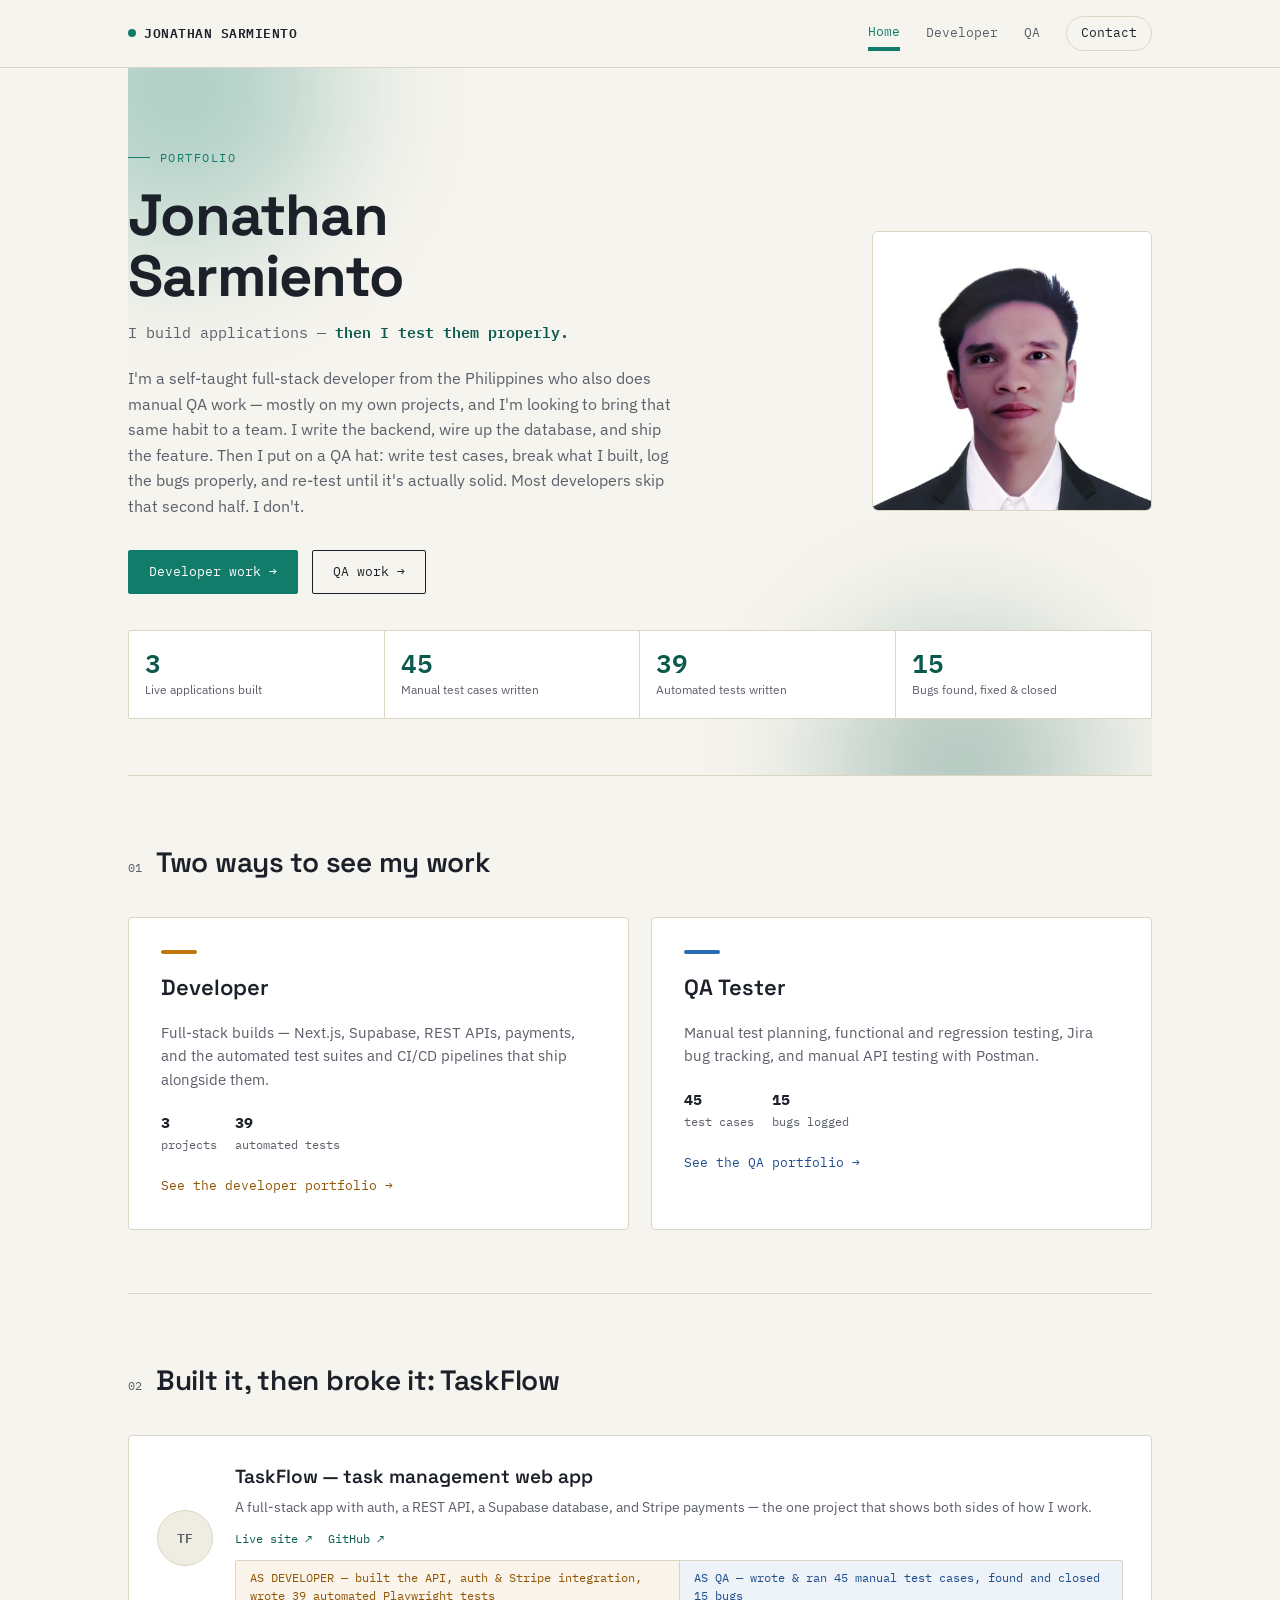
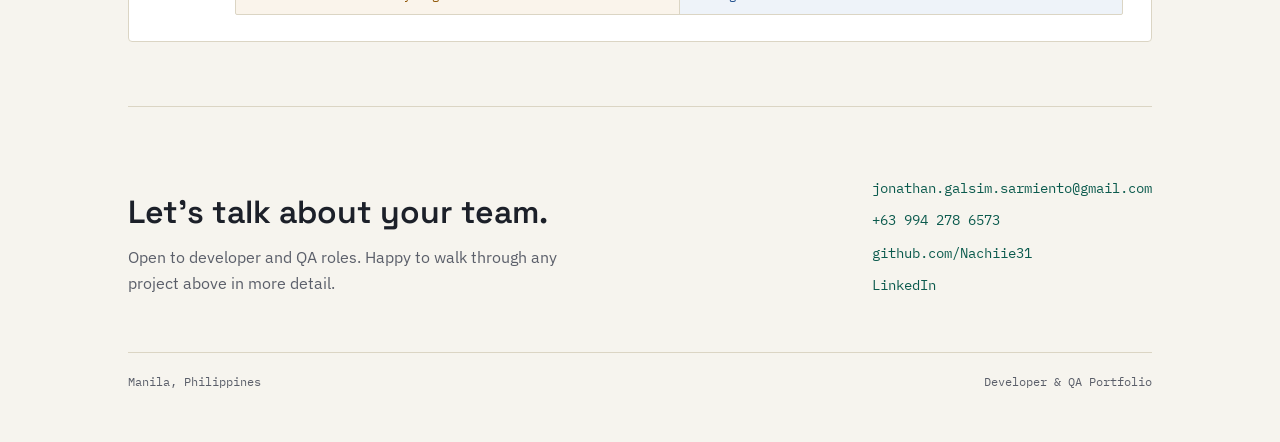
<file: index.html>
<!DOCTYPE html>
<html lang="en">
<head>
<meta charset="UTF-8">
<meta name="viewport" content="width=device-width, initial-scale=1.0">
<title>Jonathan Sarmiento — Developer & QA Tester</title>
<link rel="icon" type="image/png" href="favicon.png"/>
<link rel="preconnect" href="https://fonts.googleapis.com">
<link rel="preconnect" href="https://fonts.gstatic.com" crossorigin>
<link href="https://fonts.googleapis.com/css2?family=Space+Grotesk:wght@400;500;600;700&family=IBM+Plex+Sans:wght@400;500;600&family=IBM+Plex+Mono:wght@400;500;600&display=swap" rel="stylesheet">
<link rel="stylesheet" href="style.css">
</head>
<body data-page="home">

<header class="nav">
  <div class="nav-inner">
    <a href="index.html" class="nav-mark"><span class="dot"></span>JONATHAN SARMIENTO</a>
    <nav class="nav-links" id="navLinks">
      <a href="index.html" class="current">Home</a>
      <a href="dev/index.html">Developer</a>
      <a href="qa/index.html">QA</a>
      <a href="#contact" class="pill">Contact</a>
    </nav>
    <button class="nav-toggle" id="navToggle" aria-label="Toggle menu">☰</button>
  </div>
</header>

<div class="wrap">
  <section class="home-hero">
    <div class="home-hero-grid">
      <div>
        <div class="eyebrow">Portfolio</div>
        <h1 class="home-name">Jonathan Sarmiento</h1>
        <div class="home-role">I build applications — <span class="b">then I test them properly.</span></div>
        <p class="home-bio">
          I'm a self-taught full-stack developer from the Philippines who also does manual QA work — mostly on my own projects, and I'm looking to bring that same habit to a team. I write the backend, wire up the database, and ship the feature. Then I put on a QA hat: write test cases, break what I built, log the bugs properly, and re-test until it's actually solid. Most developers skip that second half. I don't.
        </p>
        <div style="display:flex; gap:14px; flex-wrap:wrap;">
          <a href="dev/index.html" class="btn primary">Developer work →</a>
          <a href="qa/index.html" class="btn">QA work →</a>
        </div>
      </div>
      <div class="home-avatar reveal">
        <img src="profile.jpg" alt="Jonathan Sarmiento">
      </div>
    </div>

    <div class="metric-strip reveal">
      <div class="metric"><div class="num">3</div><div class="label">Live applications built</div></div>
      <div class="metric"><div class="num">45</div><div class="label">Manual test cases written</div></div>
      <div class="metric"><div class="num">39</div><div class="label">Automated tests written</div></div>
      <div class="metric"><div class="num">15</div><div class="label">Bugs found, fixed & closed</div></div>
    </div>
  </section>

  <section>
    <div class="section-head"><span class="tag">01</span><h2 class="section-title">Two ways to see my work</h2></div>
    <div class="path-grid">
      <a href="dev/index.html" class="path-card dev reveal">
        <div class="path-accent"></div>
        <h3>Developer</h3>
        <p>Full-stack builds — Next.js, Supabase, REST APIs, payments, and the automated test suites and CI/CD pipelines that ship alongside them.</p>
        <div class="path-stats">
          <div><b>3</b>projects</div>
          <div><b>39</b>automated tests</div>
        </div>
        <span class="go">See the developer portfolio →</span>
      </a>
      <a href="qa/index.html" class="path-card qa reveal">
        <div class="path-accent"></div>
        <h3>QA Tester</h3>
        <p>Manual test planning, functional and regression testing, Jira bug tracking, and manual API testing with Postman.</p>
        <div class="path-stats">
          <div><b>45</b>test cases</div>
          <div><b>15</b>bugs logged</div>
        </div>
        <span class="go">See the QA portfolio →</span>
      </a>
    </div>
  </section>

  <section>
    <div class="section-head"><span class="tag">02</span><h2 class="section-title">Built it, then broke it: TaskFlow</h2></div>
    <div class="thru-card reveal">
      <div class="thru-icon">TF</div>
      <div>
        <div class="thru-title">TaskFlow — task management web app</div>
        <div class="thru-desc">A full-stack app with auth, a REST API, a Supabase database, and Stripe payments — the one project that shows both sides of how I work.</div>
        <div class="thru-tags">
          <a href="https://task-manager-omega-dun-q6erwfmg3x.vercel.app" target="_blank" rel="noopener">Live site ↗</a>
          <a href="https://github.com/Nachiie31/task-manager" target="_blank" rel="noopener">GitHub ↗</a>
        </div>
        <div class="thru-split">
          <div class="as-dev">AS DEVELOPER — built the API, auth &amp; Stripe integration, wrote 39 automated Playwright tests</div>
          <div class="as-qa">AS QA — wrote &amp; ran 45 manual test cases, found and closed 15 bugs</div>
        </div>
      </div>
    </div>
  </section>
</div>

<footer id="contact">
  <div class="wrap">
    <div class="contact-inner">
      <div class="contact-cta">
        <h2>Let's talk about your team.</h2>
        <p>Open to developer and QA roles. Happy to walk through any project above in more detail.</p>
      </div>
      <div class="contact-links">
        <a href="mailto:jonathan.galsim.sarmiento@gmail.com">jonathan.galsim.sarmiento@gmail.com</a>
        <a href="tel:+639942786573">+63 994 278 6573</a>
        <a href="https://github.com/Nachiie31" target="_blank" rel="noopener">github.com/Nachiie31</a>
        <a href="https://www.linkedin.com/in/sarmiento-jonathan-g-3458b527a" target="_blank" rel="noopener">LinkedIn</a>
      </div>
    </div>
    <div class="foot-line">
      <span>Manila, Philippines</span>
      <span>Developer & QA Portfolio</span>
    </div>
  </div>
</footer>

<script src="script.js"></script>
</body>
</html>
</file>
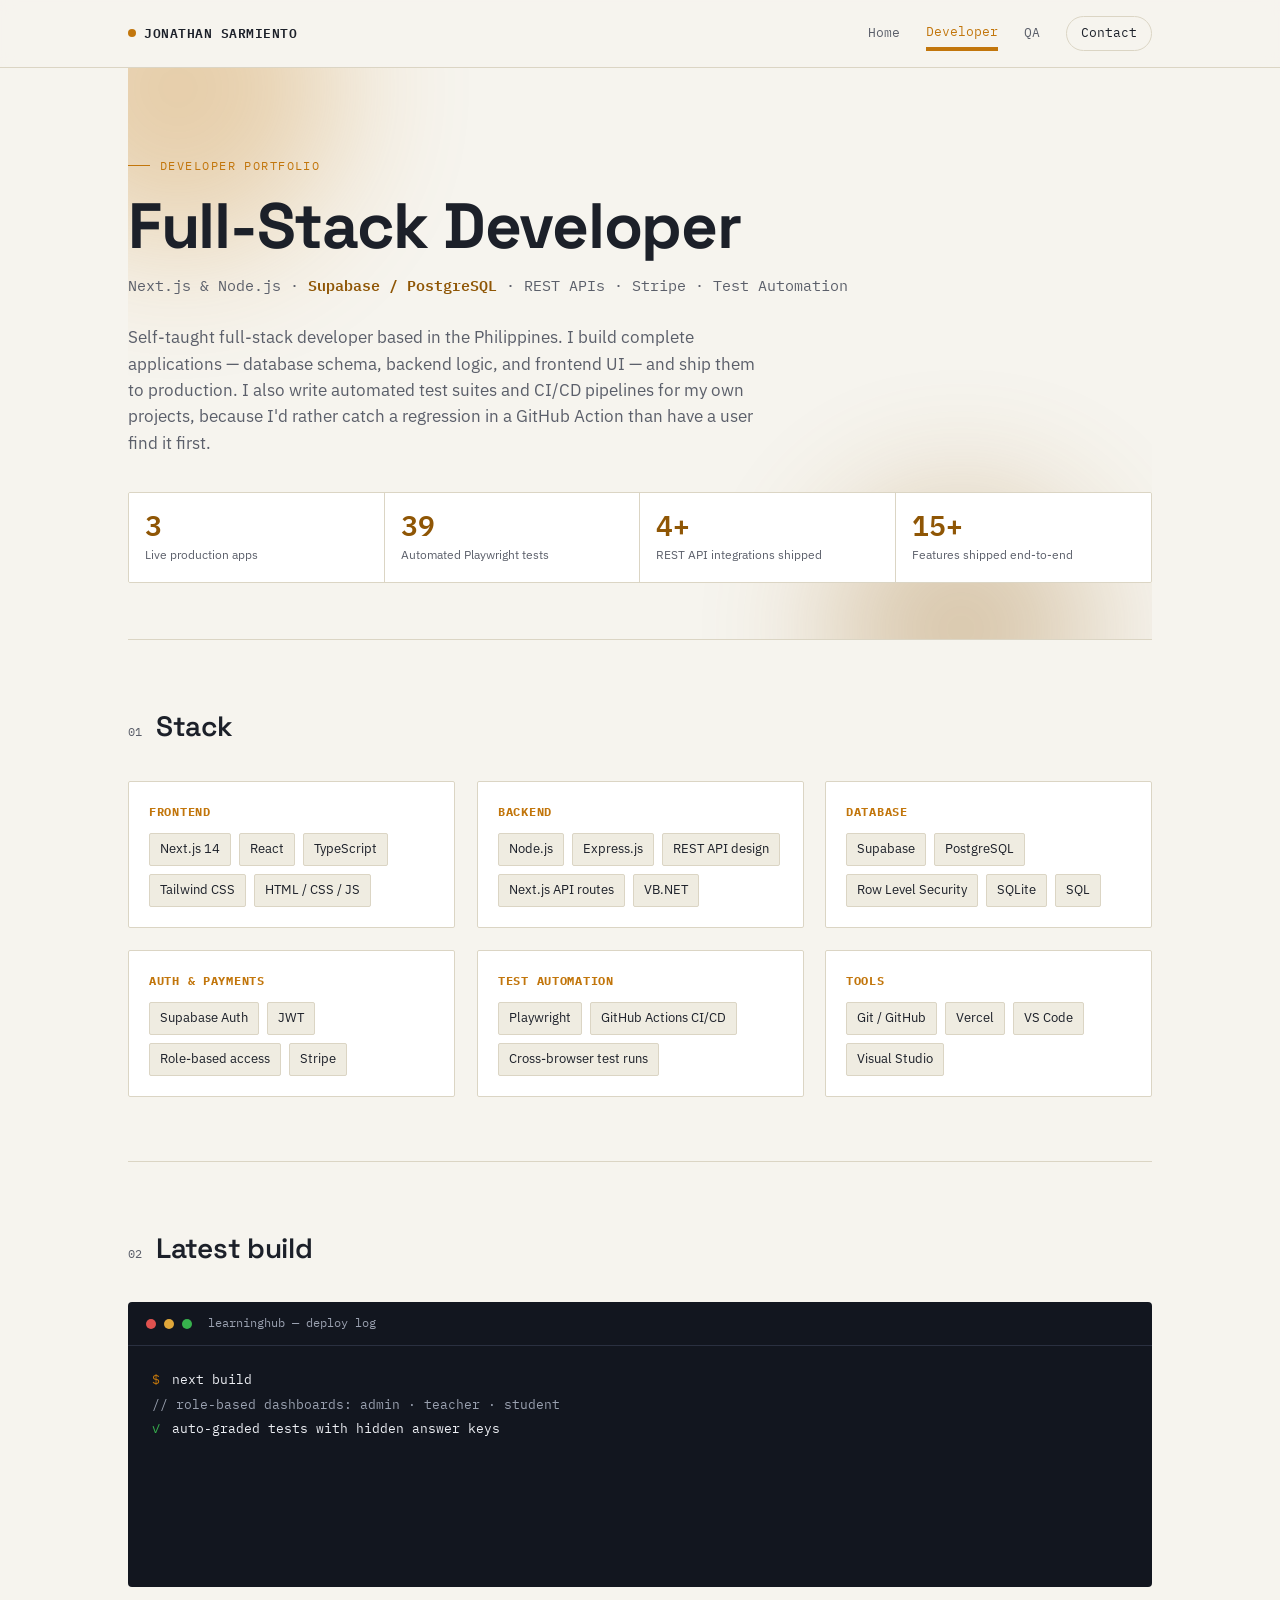
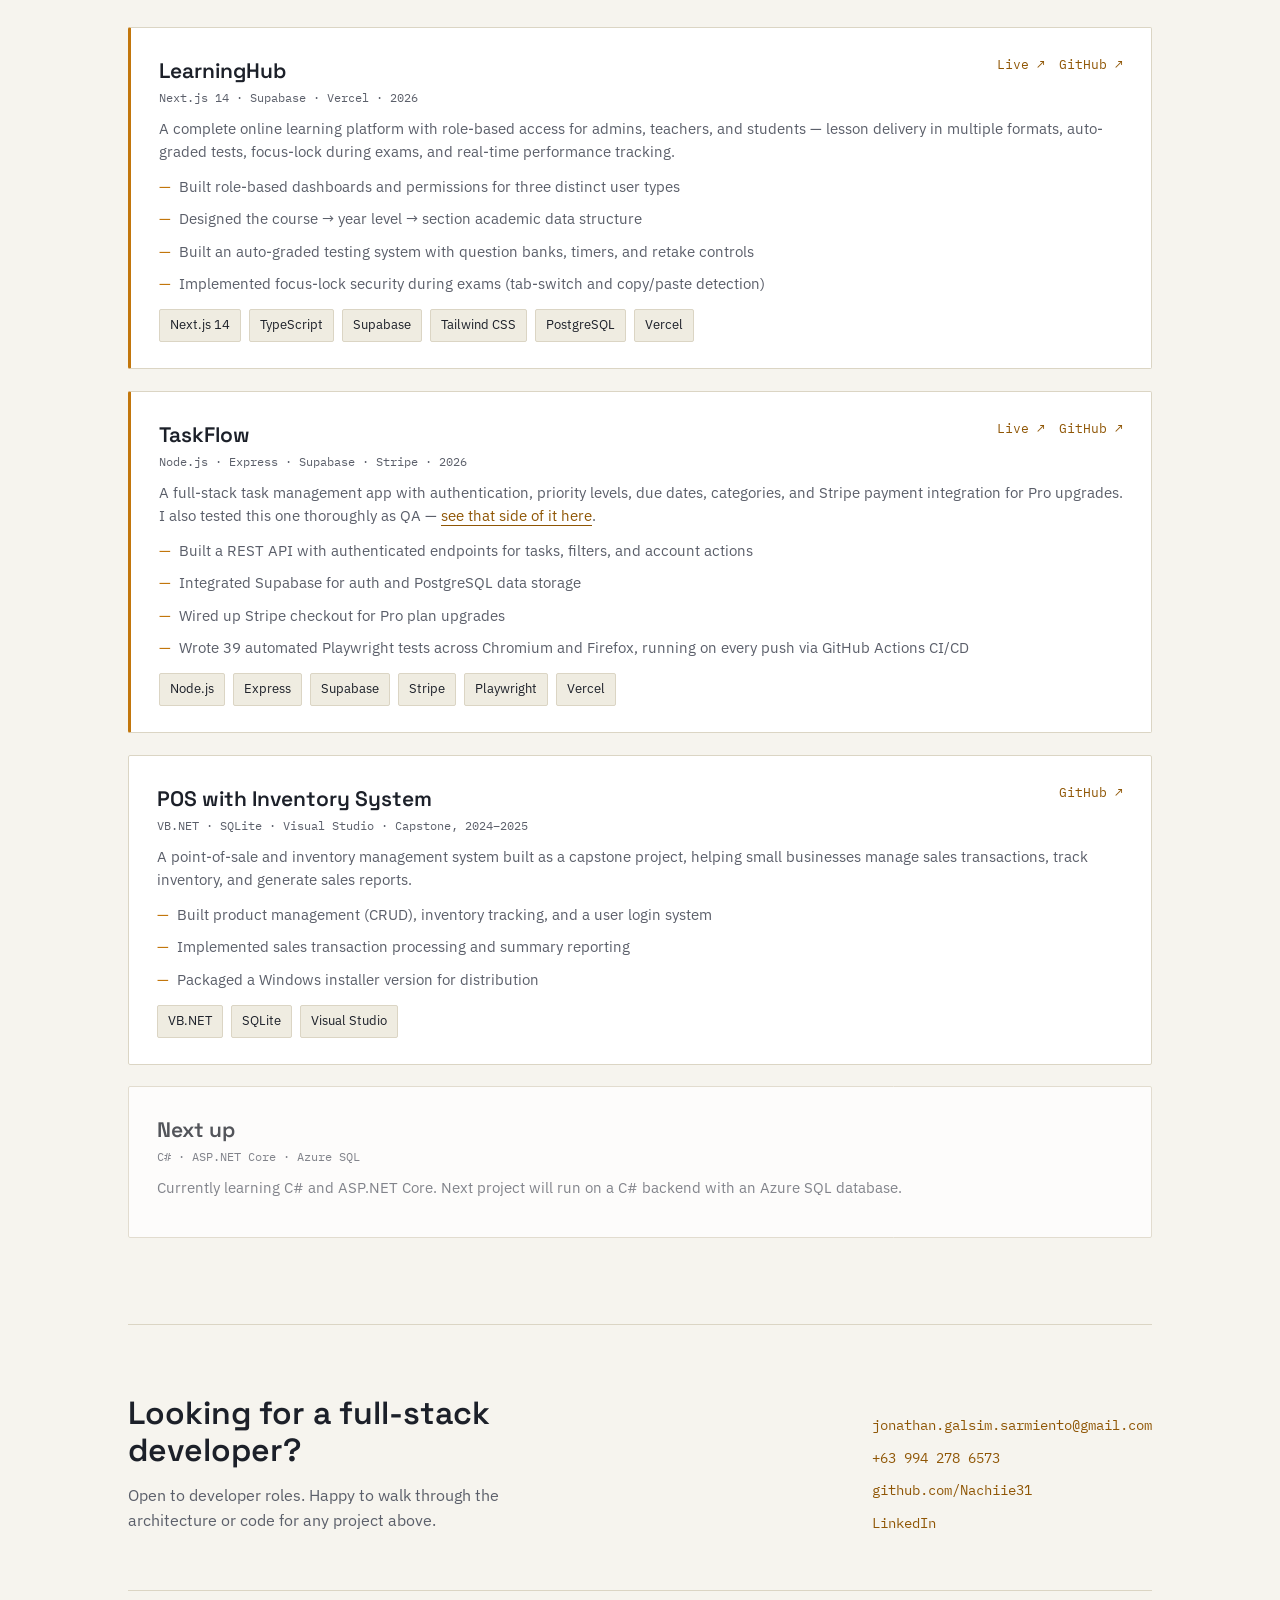
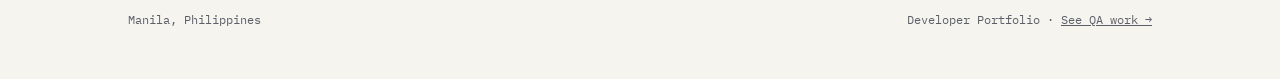
<file: dev/index.html>
<!DOCTYPE html>
<html lang="en">
<head>
<meta charset="UTF-8">
<meta name="viewport" content="width=device-width, initial-scale=1.0">
<title>Jonathan Sarmiento — Developer</title>
<link rel="icon" type="image/png" href="../favicon.png"/>
<link rel="preconnect" href="https://fonts.googleapis.com">
<link rel="preconnect" href="https://fonts.gstatic.com" crossorigin>
<link href="https://fonts.googleapis.com/css2?family=Space+Grotesk:wght@400;500;600;700&family=IBM+Plex+Sans:wght@400;500;600&family=IBM+Plex+Mono:wght@400;500;600&display=swap" rel="stylesheet">
<link rel="stylesheet" href="../style.css">
</head>
<body data-page="dev">

<header class="nav">
  <div class="nav-inner">
    <a href="../index.html" class="nav-mark"><span class="dot"></span>JONATHAN SARMIENTO</a>
    <nav class="nav-links" id="navLinks">
      <a href="../index.html">Home</a>
      <a href="index.html" class="current">Developer</a>
      <a href="../qa/index.html">QA</a>
      <a href="#contact" class="pill">Contact</a>
    </nav>
    <button class="nav-toggle" id="navToggle" aria-label="Toggle menu">☰</button>
  </div>
</header>

<div class="wrap">
  <section class="hero">
    <div class="eyebrow">Developer Portfolio</div>
    <h1 class="name">Full-Stack Developer</h1>
    <div class="role-line">Next.js &amp; Node.js  ·  <span>Supabase / PostgreSQL</span>  ·  REST APIs  ·  Stripe  ·  Test Automation</div>
    <p class="hero-summary">
      Self-taught full-stack developer based in the Philippines. I build complete applications — database schema, backend logic, and frontend UI — and ship them to production. I also write automated test suites and CI/CD pipelines for my own projects, because I'd rather catch a regression in a GitHub Action than have a user find it first.
    </p>
    <div class="stat-strip">
      <div class="stat"><div class="num">3</div><div class="label">Live production apps</div></div>
      <div class="stat"><div class="num">39</div><div class="label">Automated Playwright tests</div></div>
      <div class="stat"><div class="num">4+</div><div class="label">REST API integrations shipped</div></div>
      <div class="stat"><div class="num">15+</div><div class="label">Features shipped end-to-end</div></div>
    </div>
  </section>

  <section>
    <div class="section-head"><span class="tag">01</span><h2 class="section-title">Stack</h2></div>
    <div class="skill-groups">
      <div class="skill-card reveal">
        <h3>Frontend</h3>
        <div class="chip-row">
          <span class="chip">Next.js 14</span><span class="chip">React</span><span class="chip">TypeScript</span>
          <span class="chip">Tailwind CSS</span><span class="chip">HTML / CSS / JS</span>
        </div>
      </div>
      <div class="skill-card reveal">
        <h3>Backend</h3>
        <div class="chip-row">
          <span class="chip">Node.js</span><span class="chip">Express.js</span><span class="chip">REST API design</span>
          <span class="chip">Next.js API routes</span><span class="chip">VB.NET</span>
        </div>
      </div>
      <div class="skill-card reveal">
        <h3>Database</h3>
        <div class="chip-row">
          <span class="chip">Supabase</span><span class="chip">PostgreSQL</span><span class="chip">Row Level Security</span>
          <span class="chip">SQLite</span><span class="chip">SQL</span>
        </div>
      </div>
      <div class="skill-card reveal">
        <h3>Auth &amp; Payments</h3>
        <div class="chip-row">
          <span class="chip">Supabase Auth</span><span class="chip">JWT</span><span class="chip">Role-based access</span><span class="chip">Stripe</span>
        </div>
      </div>
      <div class="skill-card reveal">
        <h3>Test Automation</h3>
        <div class="chip-row">
          <span class="chip">Playwright</span><span class="chip">GitHub Actions CI/CD</span><span class="chip">Cross-browser test runs</span>
        </div>
      </div>
      <div class="skill-card reveal">
        <h3>Tools</h3>
        <div class="chip-row">
          <span class="chip">Git / GitHub</span><span class="chip">Vercel</span><span class="chip">VS Code</span><span class="chip">Visual Studio</span>
        </div>
      </div>
    </div>
  </section>

  <section>
    <div class="section-head"><span class="tag">02</span><h2 class="section-title">Latest build</h2></div>
    <div class="termpanel reveal">
      <div class="termbar">
        <span class="d d1"></span><span class="d d2"></span><span class="d d3"></span>
        <span class="tlabel">learninghub — deploy log</span>
      </div>
      <div class="termbody">
        <div class="ln"><span class="prompt">$</span><span>next build</span></div>
        <div class="ln"><span class="comment">// role-based dashboards: admin · teacher · student</span></div>
        <div class="ln"><span class="ok">✓</span><span>auto-graded tests with hidden answer keys</span></div>
        <div class="ln"><span class="ok">✓</span><span>focus-lock during exams — tab-switch &amp; copy/paste detection</span></div>
        <div class="ln"><span class="ok">✓</span><span>question bank, timers, retake control</span></div>
        <div class="ln"><span class="ok">✓</span><span>CSV export &amp; printable results</span></div>
        <div class="ln"><span class="prompt">$</span><span>vercel --prod</span></div>
        <div class="ln"><span class="ok">✓</span><span class="path">deployed → learning-platform-two-kappa.vercel.app</span></div>
      </div>
    </div>

    <div class="proj-card featured reveal">
      <div class="proj-head">
        <div>
          <div class="proj-title">LearningHub</div>
          <div class="proj-meta">Next.js 14 · Supabase · Vercel · 2026</div>
        </div>
        <div class="proj-links">
          <a href="https://learning-platform-two-kappa.vercel.app/" target="_blank" rel="noopener">Live ↗</a>
          <a href="https://github.com/Nachiie31/learning-platform" target="_blank" rel="noopener">GitHub ↗</a>
        </div>
      </div>
      <p class="proj-desc">A complete online learning platform with role-based access for admins, teachers, and students — lesson delivery in multiple formats, auto-graded tests, focus-lock during exams, and real-time performance tracking.</p>
      <ul class="bullets">
        <li>Built role-based dashboards and permissions for three distinct user types</li>
        <li>Designed the course → year level → section academic data structure</li>
        <li>Built an auto-graded testing system with question banks, timers, and retake controls</li>
        <li>Implemented focus-lock security during exams (tab-switch and copy/paste detection)</li>
      </ul>
      <div class="stack-row">
        <span class="chip">Next.js 14</span><span class="chip">TypeScript</span><span class="chip">Supabase</span>
        <span class="chip">Tailwind CSS</span><span class="chip">PostgreSQL</span><span class="chip">Vercel</span>
      </div>
    </div>

    <div class="proj-card featured reveal">
      <div class="proj-head">
        <div>
          <div class="proj-title">TaskFlow</div>
          <div class="proj-meta">Node.js · Express · Supabase · Stripe · 2026</div>
        </div>
        <div class="proj-links">
          <a href="https://task-manager-omega-dun-q6erwfmg3x.vercel.app" target="_blank" rel="noopener">Live ↗</a>
          <a href="https://github.com/Nachiie31/task-manager" target="_blank" rel="noopener">GitHub ↗</a>
        </div>
      </div>
      <p class="proj-desc">A full-stack task management app with authentication, priority levels, due dates, categories, and Stripe payment integration for Pro upgrades. I also tested this one thoroughly as QA — <a href="../qa/index.html" style="color:var(--accent-deep); border-bottom:1px solid var(--accent-deep);">see that side of it here</a>.</p>
      <ul class="bullets">
        <li>Built a REST API with authenticated endpoints for tasks, filters, and account actions</li>
        <li>Integrated Supabase for auth and PostgreSQL data storage</li>
        <li>Wired up Stripe checkout for Pro plan upgrades</li>
        <li>Wrote 39 automated Playwright tests across Chromium and Firefox, running on every push via GitHub Actions CI/CD</li>
      </ul>
      <div class="stack-row">
        <span class="chip">Node.js</span><span class="chip">Express</span><span class="chip">Supabase</span>
        <span class="chip">Stripe</span><span class="chip">Playwright</span><span class="chip">Vercel</span>
      </div>
    </div>

    <div class="proj-card reveal">
      <div class="proj-head">
        <div>
          <div class="proj-title">POS with Inventory System</div>
          <div class="proj-meta">VB.NET · SQLite · Visual Studio · Capstone, 2024–2025</div>
        </div>
        <div class="proj-links">
          <a href="https://github.com/Nachiie31/Capstone-Project-POS-with-Inventory-System" target="_blank" rel="noopener">GitHub ↗</a>
        </div>
      </div>
      <p class="proj-desc">A point-of-sale and inventory management system built as a capstone project, helping small businesses manage sales transactions, track inventory, and generate sales reports.</p>
      <ul class="bullets">
        <li>Built product management (CRUD), inventory tracking, and a user login system</li>
        <li>Implemented sales transaction processing and summary reporting</li>
        <li>Packaged a Windows installer version for distribution</li>
      </ul>
      <div class="stack-row">
        <span class="chip">VB.NET</span><span class="chip">SQLite</span><span class="chip">Visual Studio</span>
      </div>
    </div>

    <div class="proj-card reveal" style="opacity:0.75;">
      <div class="proj-head">
        <div>
          <div class="proj-title">Next up</div>
          <div class="proj-meta">C# · ASP.NET Core · Azure SQL</div>
        </div>
      </div>
      <p class="proj-desc">Currently learning C# and ASP.NET Core. Next project will run on a C# backend with an Azure SQL database.</p>
    </div>
  </section>
</div>

<footer id="contact">
  <div class="wrap">
    <div class="contact-inner">
      <div class="contact-cta">
        <h2>Looking for a full-stack developer?</h2>
        <p>Open to developer roles. Happy to walk through the architecture or code for any project above.</p>
      </div>
      <div class="contact-links">
        <a href="mailto:jonathan.galsim.sarmiento@gmail.com">jonathan.galsim.sarmiento@gmail.com</a>
        <a href="tel:+639942786573">+63 994 278 6573</a>
        <a href="https://github.com/Nachiie31" target="_blank" rel="noopener">github.com/Nachiie31</a>
        <a href="https://www.linkedin.com/in/sarmiento-jonathan-g-3458b527a" target="_blank" rel="noopener">LinkedIn</a>
      </div>
    </div>
    <div class="foot-line">
      <span>Manila, Philippines</span>
      <span>Developer Portfolio · <a href="../qa/index.html" style="text-decoration:underline;">See QA work →</a></span>
    </div>
  </div>
</footer>

<script src="../script.js"></script>
</body>
</html>
</file>
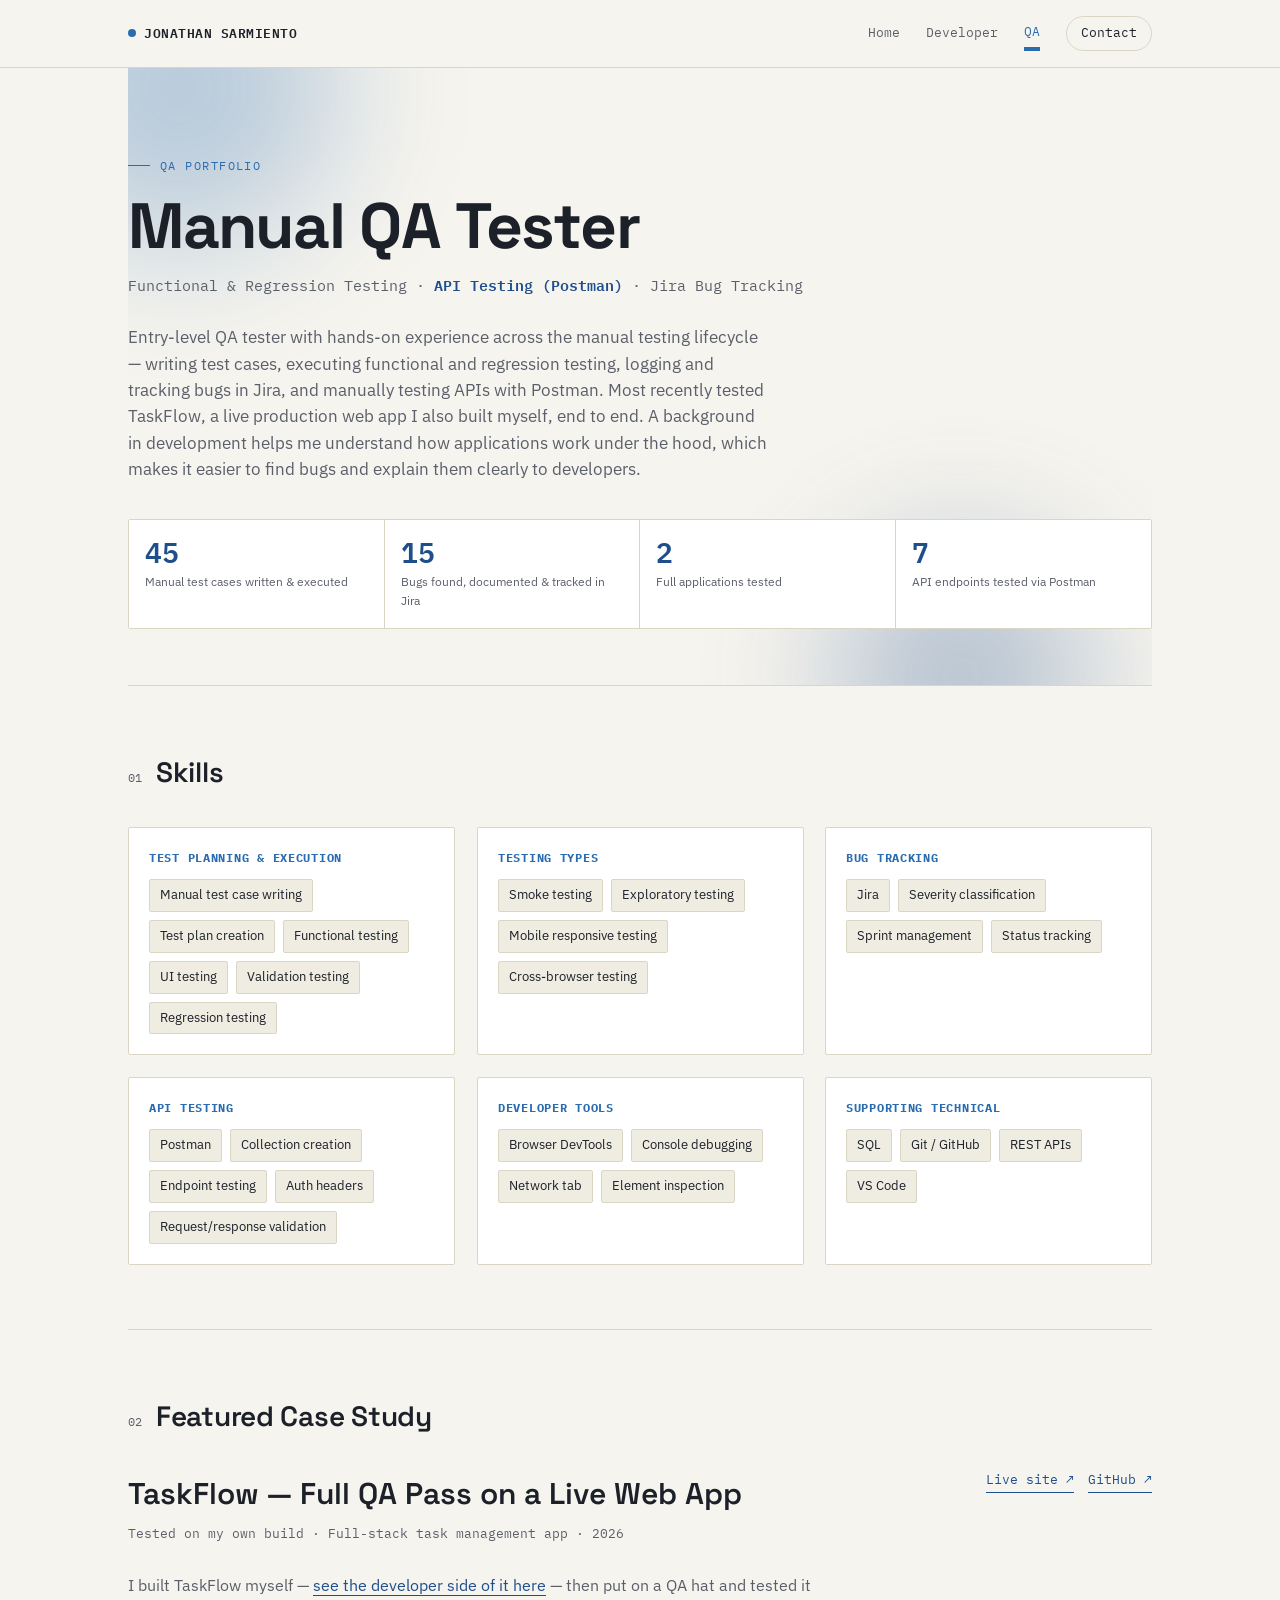
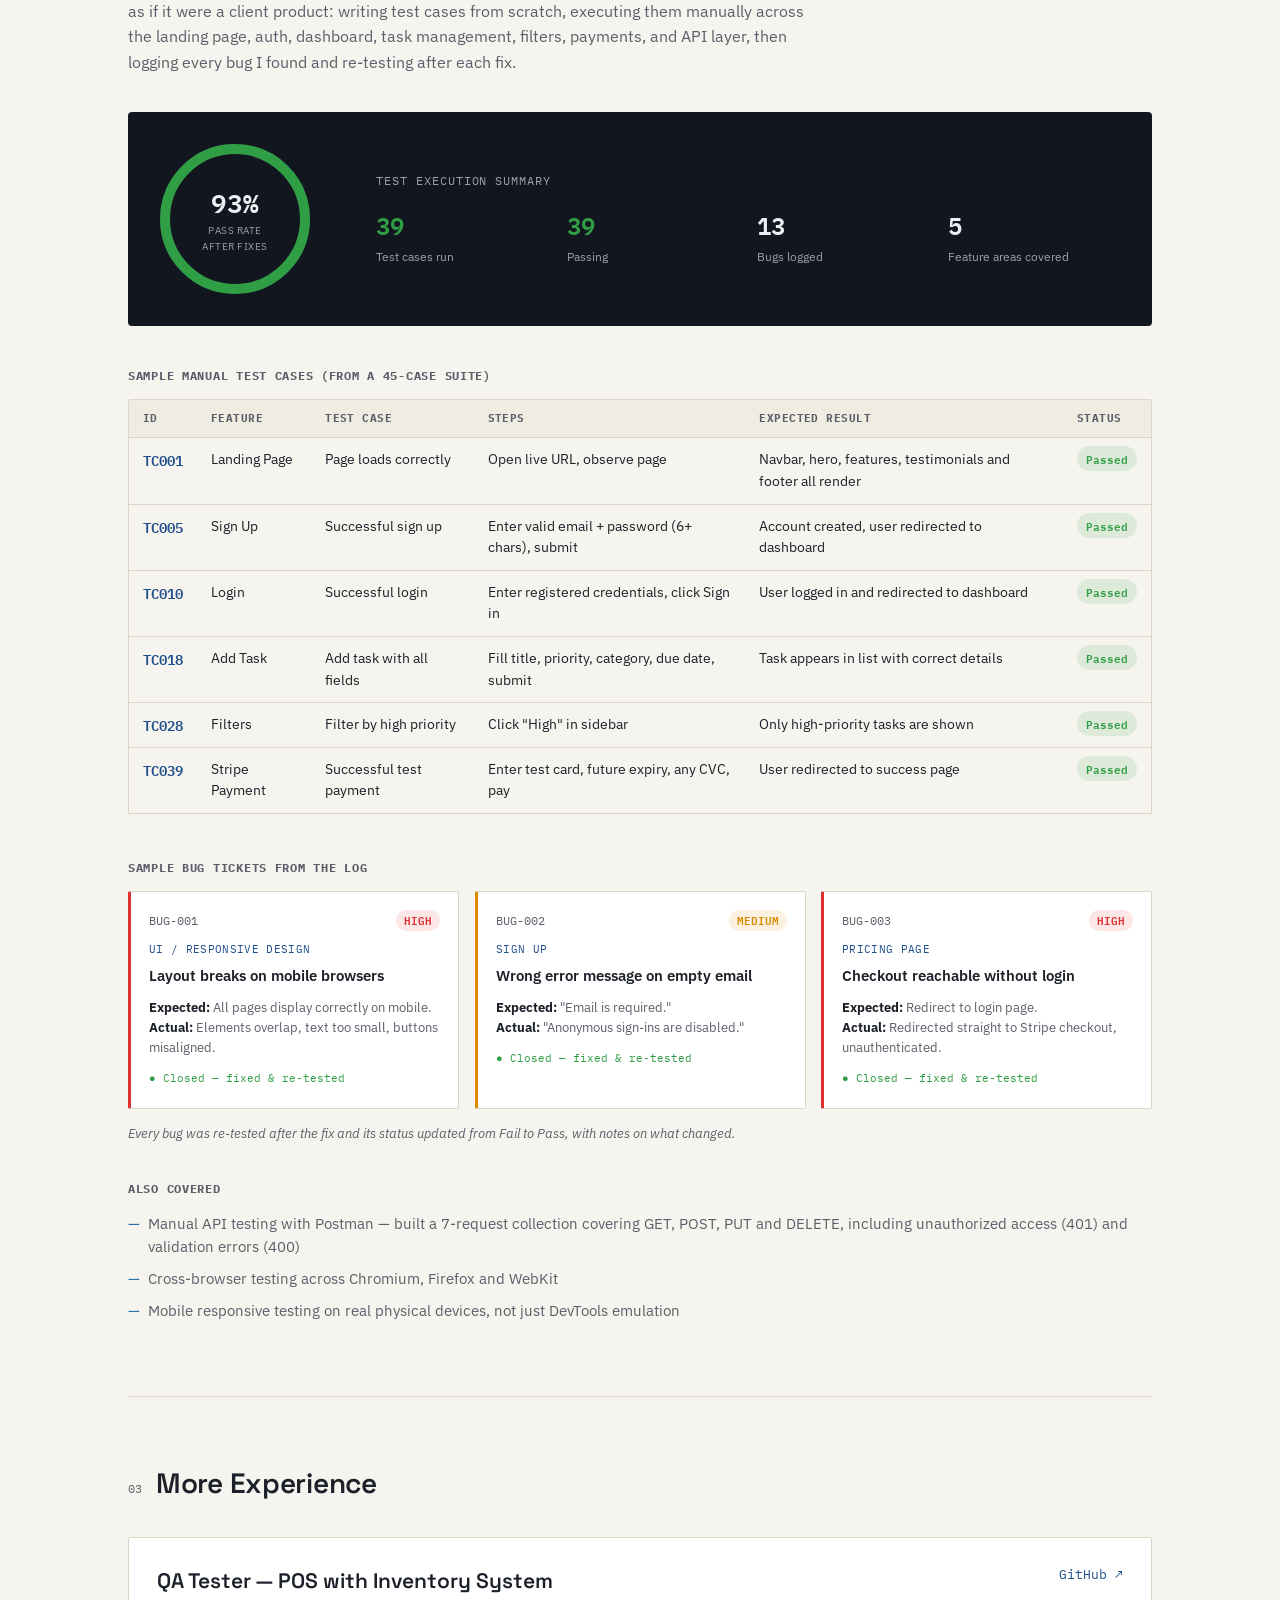
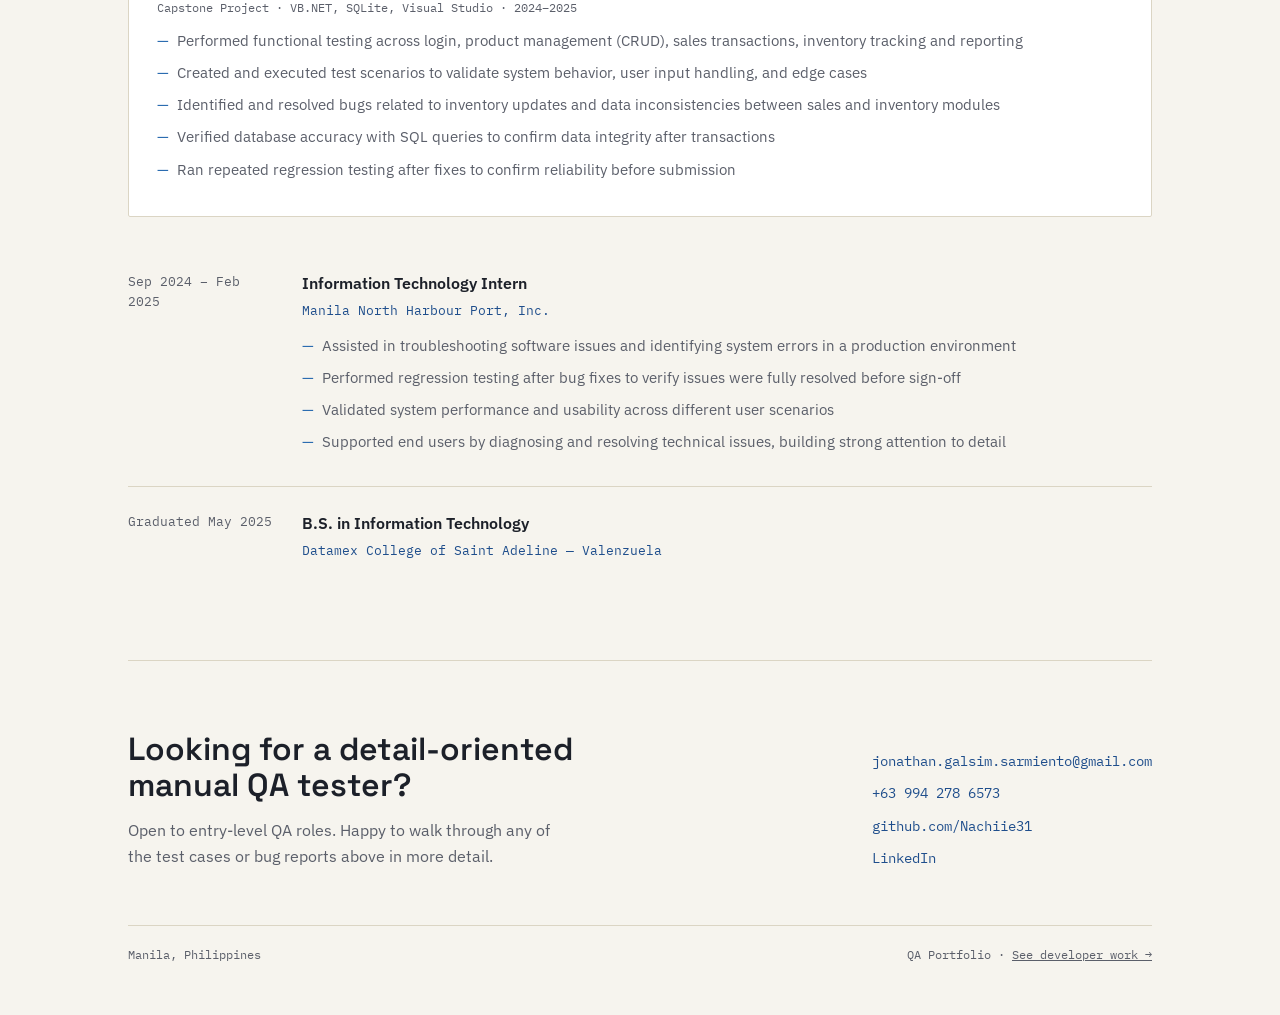
<file: qa/index.html>
<!DOCTYPE html>
<html lang="en">
<head>
<meta charset="UTF-8">
<meta name="viewport" content="width=device-width, initial-scale=1.0">
<title>Jonathan Sarmiento — Manual QA Tester</title>
<link rel="icon" type="image/png" href="../favicon.png"/>
<link rel="preconnect" href="https://fonts.googleapis.com">
<link rel="preconnect" href="https://fonts.gstatic.com" crossorigin>
<link href="https://fonts.googleapis.com/css2?family=Space+Grotesk:wght@400;500;600;700&family=IBM+Plex+Sans:wght@400;500;600&family=IBM+Plex+Mono:wght@400;500;600&display=swap" rel="stylesheet">
<link rel="stylesheet" href="../style.css">
</head>
<body data-page="qa">

<header class="nav">
  <div class="nav-inner">
    <a href="../index.html" class="nav-mark"><span class="dot"></span>JONATHAN SARMIENTO</a>
    <nav class="nav-links" id="navLinks">
      <a href="../index.html">Home</a>
      <a href="../dev/index.html">Developer</a>
      <a href="index.html" class="current">QA</a>
      <a href="#contact" class="pill">Contact</a>
    </nav>
    <button class="nav-toggle" id="navToggle" aria-label="Toggle menu">☰</button>
  </div>
</header>

<div class="wrap">
  <section class="hero">
    <div class="eyebrow">QA Portfolio</div>
    <h1 class="name">Manual QA Tester</h1>
    <div class="role-line">Functional &amp; Regression Testing  ·  <span>API Testing (Postman)</span>  ·  Jira Bug Tracking</div>
    <p class="hero-summary">
      Entry-level QA tester with hands-on experience across the manual testing lifecycle — writing test cases, executing functional and regression testing, logging and tracking bugs in Jira, and manually testing APIs with Postman. Most recently tested TaskFlow, a live production web app I also built myself, end to end. A background in development helps me understand how applications work under the hood, which makes it easier to find bugs and explain them clearly to developers.
    </p>
    <div class="stat-strip">
      <div class="stat"><div class="num">45</div><div class="label">Manual test cases written &amp; executed</div></div>
      <div class="stat"><div class="num">15</div><div class="label">Bugs found, documented &amp; tracked in Jira</div></div>
      <div class="stat"><div class="num">2</div><div class="label">Full applications tested</div></div>
      <div class="stat"><div class="num">7</div><div class="label">API endpoints tested via Postman</div></div>
    </div>
  </section>

  <section id="skills">
    <div class="section-head"><span class="tag">01</span><h2 class="section-title">Skills</h2></div>
    <div class="skill-groups">
      <div class="skill-card reveal">
        <h3>Test Planning &amp; Execution</h3>
        <div class="chip-row">
          <span class="chip">Manual test case writing</span>
          <span class="chip">Test plan creation</span>
          <span class="chip">Functional testing</span>
          <span class="chip">UI testing</span>
          <span class="chip">Validation testing</span>
          <span class="chip">Regression testing</span>
        </div>
      </div>
      <div class="skill-card reveal">
        <h3>Testing Types</h3>
        <div class="chip-row">
          <span class="chip">Smoke testing</span>
          <span class="chip">Exploratory testing</span>
          <span class="chip">Mobile responsive testing</span>
          <span class="chip">Cross-browser testing</span>
        </div>
      </div>
      <div class="skill-card reveal">
        <h3>Bug Tracking</h3>
        <div class="chip-row">
          <span class="chip">Jira</span>
          <span class="chip">Severity classification</span>
          <span class="chip">Sprint management</span>
          <span class="chip">Status tracking</span>
        </div>
      </div>
      <div class="skill-card reveal">
        <h3>API Testing</h3>
        <div class="chip-row">
          <span class="chip">Postman</span>
          <span class="chip">Collection creation</span>
          <span class="chip">Endpoint testing</span>
          <span class="chip">Auth headers</span>
          <span class="chip">Request/response validation</span>
        </div>
      </div>
      <div class="skill-card reveal">
        <h3>Developer Tools</h3>
        <div class="chip-row">
          <span class="chip">Browser DevTools</span>
          <span class="chip">Console debugging</span>
          <span class="chip">Network tab</span>
          <span class="chip">Element inspection</span>
        </div>
      </div>
      <div class="skill-card reveal">
        <h3>Supporting Technical</h3>
        <div class="chip-row">
          <span class="chip">SQL</span>
          <span class="chip">Git / GitHub</span>
          <span class="chip">REST APIs</span>
          <span class="chip">VS Code</span>
        </div>
      </div>
    </div>
  </section>

  <section id="taskflow">
    <div class="section-head"><span class="tag">02</span><h2 class="section-title">Featured Case Study</h2></div>

    <div class="case-header">
      <div>
        <div class="case-title">TaskFlow — Full QA Pass on a Live Web App</div>
        <div class="case-sub">Tested on my own build · Full-stack task management app · 2026</div>
      </div>
      <div class="case-links">
        <a href="https://task-manager-omega-dun-q6erwfmg3x.vercel.app" target="_blank" rel="noopener">Live site ↗</a>
        <a href="https://github.com/Nachiie31/task-manager" target="_blank" rel="noopener">GitHub ↗</a>
      </div>
    </div>
    <p class="case-desc">
      I built TaskFlow myself — <a href="../dev/index.html" style="color:var(--accent-deep); border-bottom:1px solid var(--accent-deep);">see the developer side of it here</a> — then put on a QA hat and tested it as if it were a client product: writing test cases from scratch, executing them manually across the landing page, auth, dashboard, task management, filters, payments, and API layer, then logging every bug I found and re-testing after each fix.
    </p>

    <div class="dash reveal">
      <div class="ring-wrap">
        <svg width="150" height="150" viewBox="0 0 150 150">
          <circle class="ring-bg" cx="75" cy="75" r="70"></circle>
          <circle class="ring-fg" id="ringFg" cx="75" cy="75" r="70"></circle>
        </svg>
        <div class="ring-label"><div class="pct">100%</div><div class="cap">Pass rate<br>after fixes</div></div>
      </div>
      <div>
        <div class="dash-title">Test Execution Summary</div>
        <div class="dash-metrics">
          <div class="dm p"><div class="n">45</div><div class="l">Test cases run</div></div>
          <div class="dm p"><div class="n">45</div><div class="l">Passing</div></div>
          <div class="dm"><div class="n">15</div><div class="l">Bugs logged</div></div>
          <div class="dm"><div class="n">6</div><div class="l">Feature areas covered</div></div>
        </div>
      </div>
    </div>

    <h4 class="subhead">Sample manual test cases (from a 45-case suite)</h4>
    <div class="tc-table-wrap reveal">
      <table class="tc">
        <thead>
          <tr><th>ID</th><th>Feature</th><th>Test Case</th><th>Steps</th><th>Expected Result</th><th>Status</th></tr>
        </thead>
        <tbody>
          <tr>
            <td class="id">TC001</td><td>Landing Page</td><td>Page loads correctly</td>
            <td>Open live URL, observe page</td><td>Navbar, hero, features, testimonials and footer all render</td>
            <td><span class="status-badge">Passed</span></td>
          </tr>
          <tr>
            <td class="id">TC005</td><td>Sign Up</td><td>Successful sign up</td>
            <td>Enter valid email + password (6+ chars), submit</td><td>Account created, user redirected to dashboard</td>
            <td><span class="status-badge">Passed</span></td>
          </tr>
          <tr>
            <td class="id">TC010</td><td>Login</td><td>Successful login</td>
            <td>Enter registered credentials, click Sign in</td><td>User logged in and redirected to dashboard</td>
            <td><span class="status-badge">Passed</span></td>
          </tr>
          <tr>
            <td class="id">TC018</td><td>Add Task</td><td>Add task with all fields</td>
            <td>Fill title, priority, category, due date, submit</td><td>Task appears in list with correct details</td>
            <td><span class="status-badge">Passed</span></td>
          </tr>
          <tr>
            <td class="id">TC028</td><td>Filters</td><td>Filter by high priority</td>
            <td>Click "High" in sidebar</td><td>Only high-priority tasks are shown</td>
            <td><span class="status-badge">Passed</span></td>
          </tr>
          <tr>
            <td class="id">TC039</td><td>Stripe Payment</td><td>Successful test payment</td>
            <td>Enter test card, future expiry, any CVC, pay</td><td>User redirected to success page</td>
            <td><span class="status-badge">Passed</span></td>
          </tr>
        </tbody>
      </table>
    </div>

    <h4 class="subhead">Sample bug tickets from the log</h4>
    <div class="bug-grid reveal">
      <div class="bug-card">
        <div class="bug-top"><span class="bug-id">BUG-001</span><span class="sev high">High</span></div>
        <div class="bug-feature">UI / Responsive Design</div>
        <div class="bug-summary">Layout breaks on mobile browsers</div>
        <div class="bug-eq"><b>Expected:</b> All pages display correctly on mobile.<br><b>Actual:</b> Elements overlap, text too small, buttons misaligned.</div>
        <div class="bug-closed">● Closed — fixed &amp; re-tested</div>
      </div>
      <div class="bug-card medium">
        <div class="bug-top"><span class="bug-id">BUG-002</span><span class="sev medium">Medium</span></div>
        <div class="bug-feature">Sign Up</div>
        <div class="bug-summary">Wrong error message on empty email</div>
        <div class="bug-eq"><b>Expected:</b> "Email is required."<br><b>Actual:</b> "Anonymous sign-ins are disabled."</div>
        <div class="bug-closed">● Closed — fixed &amp; re-tested</div>
      </div>
      <div class="bug-card">
        <div class="bug-top"><span class="bug-id">BUG-003</span><span class="sev high">High</span></div>
        <div class="bug-feature">Pricing Page</div>
        <div class="bug-summary">Checkout reachable without login</div>
        <div class="bug-eq"><b>Expected:</b> Redirect to login page.<br><b>Actual:</b> Redirected straight to Stripe checkout, unauthenticated.</div>
        <div class="bug-closed">● Closed — fixed &amp; re-tested</div>
      </div>
    </div>
    <p class="note">Every bug was re-tested after the fix and its status updated from Fail to Pass, with notes on what changed.</p>

    <h4 class="subhead" style="margin-top:36px;">Also covered</h4>
    <ul class="bullets">
      <li>Manual API testing with Postman — built a 7-request collection covering GET, POST, PUT and DELETE, including unauthorized access (401) and validation errors (400)</li>
      <li>Cross-browser testing across Chromium, Firefox and WebKit</li>
      <li>Mobile responsive testing on real physical devices, not just DevTools emulation</li>
    </ul>
  </section>

  <section id="experience">
    <div class="section-head"><span class="tag">03</span><h2 class="section-title">More Experience</h2></div>

    <div class="proj-card reveal">
      <div class="proj-head">
        <div>
          <div class="proj-title">QA Tester — POS with Inventory System</div>
          <div class="proj-meta">Capstone Project · VB.NET, SQLite, Visual Studio · 2024–2025</div>
        </div>
        <div class="proj-links">
          <a href="https://github.com/Nachiie31/Capstone-Project-POS-with-Inventory-System" target="_blank" rel="noopener">GitHub ↗</a>
        </div>
      </div>
      <ul class="bullets">
        <li>Performed functional testing across login, product management (CRUD), sales transactions, inventory tracking and reporting</li>
        <li>Created and executed test scenarios to validate system behavior, user input handling, and edge cases</li>
        <li>Identified and resolved bugs related to inventory updates and data inconsistencies between sales and inventory modules</li>
        <li>Verified database accuracy with SQL queries to confirm data integrity after transactions</li>
        <li>Ran repeated regression testing after fixes to confirm reliability before submission</li>
      </ul>
    </div>

    <div style="height:8px;"></div>

    <div class="timeline reveal">
      <div class="tl-item">
        <div class="tl-date">Sep 2024 – Feb 2025</div>
        <div>
          <div class="tl-role">Information Technology Intern</div>
          <div class="tl-org">Manila North Harbour Port, Inc.</div>
          <ul class="bullets">
            <li>Assisted in troubleshooting software issues and identifying system errors in a production environment</li>
            <li>Performed regression testing after bug fixes to verify issues were fully resolved before sign-off</li>
            <li>Validated system performance and usability across different user scenarios</li>
            <li>Supported end users by diagnosing and resolving technical issues, building strong attention to detail</li>
          </ul>
        </div>
      </div>
      <div class="tl-item">
        <div class="tl-date">Graduated May 2025</div>
        <div>
          <div class="tl-role">B.S. in Information Technology</div>
          <div class="tl-org">Datamex College of Saint Adeline — Valenzuela</div>
        </div>
      </div>
    </div>
  </section>
</div>

<footer id="contact">
  <div class="wrap">
    <div class="contact-inner">
      <div class="contact-cta">
        <h2>Looking for a detail-oriented manual QA tester?</h2>
        <p>Open to entry-level QA roles. Happy to walk through any of the test cases or bug reports above in more detail.</p>
      </div>
      <div class="contact-links">
        <a href="mailto:jonathan.galsim.sarmiento@gmail.com">jonathan.galsim.sarmiento@gmail.com</a>
        <a href="tel:+639942786573">+63 994 278 6573</a>
        <a href="https://github.com/Nachiie31" target="_blank" rel="noopener">github.com/Nachiie31</a>
        <a href="https://www.linkedin.com/in/sarmiento-jonathan-g-3458b527a" target="_blank" rel="noopener">LinkedIn</a>
      </div>
    </div>
    <div class="foot-line">
      <span>Manila, Philippines</span>
      <span>QA Portfolio · <a href="../dev/index.html" style="text-decoration:underline;">See developer work →</a></span>
    </div>
  </div>
</footer>

<script src="../script.js"></script>
</body>
</html>
</file>
<file: style.css>
/* =========================================================
   TOKENS
========================================================= */
:root{
  --paper:#F6F4EE;
  --paper-dim:#EFECE1;
  --ink:#1C2029;
  --ink-soft:#5B5F6A;
  --line:#DBD5C4;
  --card:#FFFFFF;
  --pass:#2F9E44;
  --fail:#E03131;
  --warn:#DE8A00;
  --panel:#12161F;
  --panel-line:#2A3040;
  --panel-text:#EDEFF4;
  --panel-soft:#9AA1B0;
  --display:'Space Grotesk',sans-serif;
  --body:'IBM Plex Sans',sans-serif;
  --mono:'IBM Plex Mono',monospace;

  /* default accent = home */
  --accent:#127C6B;
  --accent-deep:#0B5A4D;
  --accent-tint:rgba(18,124,107,0.10);
}

body[data-page="dev"]{
  --accent:#C2760C;
  --accent-deep:#8F5605;
  --accent-tint:rgba(194,118,12,0.10);
}
body[data-page="qa"]{
  --accent:#2B6CB0;
  --accent-deep:#1F4E8C;
  --accent-tint:rgba(43,108,176,0.10);
}

*{box-sizing:border-box; margin:0; padding:0;}
html{scroll-behavior:smooth;}
body{background:var(--paper); color:var(--ink); font-family:var(--body); line-height:1.6; -webkit-font-smoothing:antialiased;}
a{color:inherit; text-decoration:none;}
img{max-width:100%; display:block;}
::selection{background:var(--accent); color:#fff;}
.wrap{max-width:1080px; margin:0 auto; padding:0 28px;}

/* =========================================================
   NAV
========================================================= */
header.nav{
  position:sticky; top:0; z-index:50;
  background:rgba(246,244,238,0.92);
  backdrop-filter:blur(8px);
  border-bottom:1px solid var(--line);
}
.nav-inner{
  display:flex; align-items:center; justify-content:space-between;
  padding:16px 28px; max-width:1080px; margin:0 auto;
}
.nav-mark{
  font-family:var(--mono); font-size:13px; font-weight:600; letter-spacing:0.04em;
  display:flex; align-items:center; gap:8px; color:var(--ink);
}
.nav-mark .dot{width:8px; height:8px; border-radius:50%; background:var(--accent); display:inline-block;}
.nav-links{display:flex; gap:26px; font-family:var(--mono); font-size:13px; align-items:center;}
.nav-links a{color:var(--ink-soft); transition:color 0.2s; padding:4px 0;}
.nav-links a:hover{color:var(--accent);}
.nav-links a.current{color:var(--accent); border-bottom:2px solid var(--accent);}
.nav-links a.pill{
  border:1px solid var(--line); border-radius:20px; padding:6px 14px; color:var(--ink);
}
.nav-links a.pill:hover{border-color:var(--accent); color:var(--accent);}
.nav-toggle{display:none; background:none; border:none; font-size:22px; cursor:pointer; color:var(--ink);}
@media (max-width:760px){
  .nav-links{display:none;}
  .nav-toggle{display:block;}
  .nav-links.open{
    display:flex; flex-direction:column; position:absolute; top:56px; left:0; right:0;
    background:var(--paper); padding:20px 28px; border-bottom:1px solid var(--line); gap:16px;
  }
}

/* =========================================================
   SHARED TYPE / LAYOUT
========================================================= */
.eyebrow{
  font-family:var(--mono); font-size:12px; letter-spacing:0.12em; text-transform:uppercase;
  color:var(--accent); margin-bottom:18px; display:flex; align-items:center; gap:10px;
}
.eyebrow::before{content:''; width:22px; height:1px; background:var(--accent);}

section{padding:64px 0; border-bottom:1px solid var(--line);}
.section-head{display:flex; align-items:baseline; gap:14px; margin-bottom:32px;}
.section-head .tag{font-family:var(--mono); font-size:12px; color:var(--ink-soft);}
h2.section-title{font-family:var(--display); font-size:28px; font-weight:600; letter-spacing:-0.01em;}

h4.subhead{font-family:var(--mono); font-size:12px; text-transform:uppercase; letter-spacing:0.06em; color:var(--ink-soft); margin:0 0 14px;}

ul.bullets{list-style:none; margin-top:12px;}
ul.bullets li{position:relative; padding-left:20px; margin-bottom:9px; font-size:14.5px; color:var(--ink-soft);}
ul.bullets li::before{content:'—'; position:absolute; left:0; color:var(--accent);}

.chip-row{display:flex; flex-wrap:wrap; gap:8px;}
.chip{font-size:13px; padding:5px 10px; background:var(--paper-dim); border:1px solid var(--line); border-radius:2px; color:var(--ink);}

.btn{
  display:inline-flex; align-items:center; gap:8px; font-family:var(--mono); font-size:13px;
  padding:11px 20px; border-radius:2px; border:1px solid var(--ink); color:var(--ink); transition:all .2s;
}
.btn:hover{background:var(--ink); color:var(--paper);}
.btn.primary{background:var(--accent); border-color:var(--accent); color:#fff;}
.btn.primary:hover{background:var(--accent-deep); border-color:var(--accent-deep); color:#fff;}

.reveal{opacity:0; transform:translateY(14px); transition:opacity 0.6s ease, transform 0.6s ease;}
.reveal.in{opacity:1; transform:translateY(0);}
@media (prefers-reduced-motion: reduce){
  html{scroll-behavior:auto;}
  .reveal{opacity:1; transform:none; transition:none;}
}

/* =========================================================
   FOOTER
========================================================= */
footer{padding:70px 0 50px;}
.contact-inner{display:flex; justify-content:space-between; align-items:flex-end; flex-wrap:wrap; gap:32px;}
.contact-cta h2{font-family:var(--display); font-size:32px; font-weight:600; max-width:480px; line-height:1.15; margin-bottom:14px;}
.contact-cta p{color:var(--ink-soft); max-width:440px;}
.contact-links{display:flex; flex-direction:column; gap:10px; font-family:var(--mono); font-size:14px;}
.contact-links a{color:var(--accent-deep);}
.contact-links a:hover{text-decoration:underline;}
.foot-line{
  margin-top:56px; padding-top:20px; border-top:1px solid var(--line);
  display:flex; justify-content:space-between; font-family:var(--mono); font-size:11.5px; color:var(--ink-soft); flex-wrap:wrap; gap:8px;
}

/* =========================================================
   HOME PAGE
========================================================= */
.home-hero{padding:80px 0 56px; border-bottom:1px solid var(--line);}
.home-hero-grid{display:grid; grid-template-columns:1.15fr 0.85fr; gap:48px; align-items:center;}
@media (max-width:820px){.home-hero-grid{grid-template-columns:1fr;}}
h1.home-name{
  font-family:var(--display); font-weight:700; font-size:clamp(34px,5.4vw,58px);
  line-height:1.05; letter-spacing:-0.02em; margin-bottom:14px;
}
.home-role{font-family:var(--mono); font-size:14.5px; color:var(--ink-soft); margin-bottom:22px;}
.home-role .b{color:var(--accent-deep); font-weight:600;}
.home-bio{max-width:560px; font-size:16px; color:var(--ink-soft); margin-bottom:30px;}
.home-avatar{
  width:100%; aspect-ratio:1/1; max-width:280px; margin-left:auto; border-radius:6px; overflow:hidden;
  border:1px solid var(--line); background:var(--card);
}
.home-avatar img{width:100%; height:100%; object-fit:cover;}

.metric-strip{display:grid; grid-template-columns:repeat(4,1fr); border:1px solid var(--line); border-radius:2px; overflow:hidden; margin-top:36px;}
.metric{padding:18px 16px; border-right:1px solid var(--line); background:var(--card);}
.metric:last-child{border-right:none;}
.metric .num{font-family:var(--mono); font-size:26px; font-weight:600; color:var(--accent-deep); line-height:1;}
.metric .label{font-size:11.5px; color:var(--ink-soft); margin-top:6px;}
@media (max-width:640px){.metric-strip{grid-template-columns:repeat(2,1fr);} .metric:nth-child(2){border-right:none;}}

/* path cards */
.path-grid{display:grid; grid-template-columns:1fr 1fr; gap:22px;}
@media (max-width:720px){.path-grid{grid-template-columns:1fr;}}
.path-card{
  background:var(--card); border:1px solid var(--line); border-radius:4px; padding:32px;
  display:flex; flex-direction:column; gap:16px; transition:transform .25s, box-shadow .25s;
}
.path-card:hover{transform:translateY(-4px); box-shadow:0 14px 30px rgba(28,32,41,0.08);}
.path-card .path-accent{width:36px; height:4px; border-radius:2px;}
.path-card.dev .path-accent{background:#C2760C;}
.path-card.qa .path-accent{background:#2B6CB0;}
.path-card h3{font-family:var(--display); font-size:22px; font-weight:600;}
.path-card p{color:var(--ink-soft); font-size:14.5px;}
.path-card .path-stats{display:flex; gap:18px; font-family:var(--mono); font-size:12px; color:var(--ink-soft); margin-top:4px;}
.path-card .path-stats b{color:var(--ink); font-size:15px; display:block; font-family:var(--mono);}
.path-card .go{font-family:var(--mono); font-size:13px; margin-top:6px; display:inline-flex; align-items:center; gap:6px;}
.path-card.dev .go{color:#8F5605;}
.path-card.qa .go{color:#1F4E8C;}

/* through-line project strip */
.thru-card{
  display:grid; grid-template-columns:auto 1fr; gap:22px; background:var(--card); border:1px solid var(--line);
  border-radius:4px; padding:26px 28px; align-items:center;
}
@media (max-width:600px){.thru-card{grid-template-columns:1fr;}}
.thru-icon{
  width:56px; height:56px; border-radius:50%; background:var(--paper-dim); border:1px solid var(--line);
  display:flex; align-items:center; justify-content:center; font-family:var(--mono); font-weight:600; font-size:13px; color:var(--ink-soft);
}
.thru-title{font-family:var(--display); font-weight:600; font-size:19px; margin-bottom:4px;}
.thru-desc{color:var(--ink-soft); font-size:14px; margin-bottom:10px;}
.thru-tags{display:flex; gap:16px; font-family:var(--mono); font-size:12px;}
.thru-tags a{color:var(--accent-deep);}
.thru-split{display:flex; gap:0; margin-top:12px; border:1px solid var(--line); border-radius:2px; overflow:hidden; font-family:var(--mono); font-size:11.5px;}
.thru-split div{padding:8px 14px; flex:1;}
.thru-split .as-dev{background:rgba(194,118,12,0.08); color:#8F5605; border-right:1px solid var(--line);}
.thru-split .as-qa{background:rgba(43,108,176,0.08); color:#1F4E8C;}

/* =========================================================
   DEV PAGE
========================================================= */
.hero{padding:88px 0 56px; border-bottom:1px solid var(--line);}
h1.name{font-family:var(--display); font-weight:700; font-size:clamp(36px,6vw,64px); line-height:1.05; letter-spacing:-0.02em; margin-bottom:14px;}
.role-line{font-family:var(--mono); font-size:15px; color:var(--ink-soft); margin-bottom:26px;}
.role-line span{color:var(--accent-deep); font-weight:600;}
.hero-summary{max-width:640px; font-size:16.5px; color:var(--ink-soft); margin-bottom:36px;}
.stat-strip{display:grid; grid-template-columns:repeat(4,1fr); border:1px solid var(--line); border-radius:2px; overflow:hidden;}
.stat{padding:18px 16px; border-right:1px solid var(--line); background:var(--card);}
.stat:last-child{border-right:none;}
.stat .num{font-family:var(--mono); font-size:28px; font-weight:600; color:var(--accent-deep); line-height:1;}
.stat .label{font-size:12px; color:var(--ink-soft); margin-top:6px;}
@media (max-width:640px){.stat-strip{grid-template-columns:repeat(2,1fr);} .stat:nth-child(2){border-right:none;}}

.skill-groups{display:grid; grid-template-columns:repeat(3,1fr); gap:22px;}
@media (max-width:820px){.skill-groups{grid-template-columns:repeat(2,1fr);}}
@media (max-width:560px){.skill-groups{grid-template-columns:1fr;}}
.skill-card{background:var(--card); border:1px solid var(--line); padding:20px; border-radius:2px;}
.skill-card h3{font-family:var(--mono); font-size:12px; text-transform:uppercase; letter-spacing:0.06em; color:var(--accent); margin-bottom:12px;}

/* build log terminal — dev signature element */
.termpanel{
  background:var(--panel); color:var(--panel-text); border-radius:4px; padding:0; overflow:hidden; margin-bottom:40px;
}
.termbar{display:flex; align-items:center; gap:8px; padding:12px 18px; border-bottom:1px solid var(--panel-line);}
.termbar .d{width:10px; height:10px; border-radius:50%;}
.termbar .d1{background:#E0524F;} .termbar .d2{background:#E0A73A;} .termbar .d3{background:#37B24D;}
.termbar .tlabel{font-family:var(--mono); font-size:11.5px; color:var(--panel-soft); margin-left:8px;}
.termbody{padding:22px 24px; font-family:var(--mono); font-size:13px; line-height:1.9;}
.termbody .ln{display:flex; gap:12px;}
.termbody .prompt{color:#C2760C;}
.termbody .ok{color:#37B24D;}
.termbody .comment{color:var(--panel-soft);}
.termbody .path{color:#7FA9D9;}

.proj-card{background:var(--card); border:1px solid var(--line); padding:26px 28px; border-radius:2px; margin-bottom:22px;}
.proj-card.featured{border-left:3px solid var(--accent);}
.proj-head{display:flex; justify-content:space-between; align-items:flex-start; flex-wrap:wrap; gap:10px; margin-bottom:10px;}
.proj-title{font-family:var(--display); font-size:21px; font-weight:600;}
.proj-meta{font-family:var(--mono); font-size:12px; color:var(--ink-soft);}
.proj-links{display:flex; gap:14px; font-family:var(--mono); font-size:12.5px;}
.proj-links a{color:var(--accent-deep);}
.proj-desc{color:var(--ink-soft); font-size:14.5px; margin-bottom:12px;}
.stack-row{display:flex; flex-wrap:wrap; gap:8px; margin-top:14px;}

/* =========================================================
   QA PAGE (kept in family with dev/home; blue accent)
========================================================= */
.case-header{display:flex; justify-content:space-between; align-items:flex-start; gap:24px; margin-bottom:28px; flex-wrap:wrap;}
.case-title{font-family:var(--display); font-size:30px; font-weight:600;}
.case-sub{font-family:var(--mono); font-size:13px; color:var(--ink-soft); margin-top:6px;}
.case-links{display:flex; gap:14px; font-family:var(--mono); font-size:13px;}
.case-links a{color:var(--accent-deep); border-bottom:1px solid var(--accent-deep); padding-bottom:1px;}
.case-desc{max-width:700px; color:var(--ink-soft); margin-bottom:36px;}

.dash{
  background:var(--panel); color:#EDEFF4; border-radius:4px; padding:32px;
  display:grid; grid-template-columns:180px 1fr; gap:36px; align-items:center; margin-bottom:40px;
}
@media (max-width:700px){.dash{grid-template-columns:1fr; justify-items:center; text-align:center;}}
.ring-wrap{position:relative; width:150px; height:150px;}
.ring-wrap svg{transform:rotate(-90deg);}
.ring-bg{fill:none; stroke:var(--panel-line); stroke-width:10;}
.ring-fg{fill:none; stroke:var(--pass); stroke-width:10; stroke-linecap:round; stroke-dasharray:439.8; stroke-dashoffset:439.8; transition:stroke-dashoffset 1.4s cubic-bezier(.2,.8,.2,1);}
.ring-label{position:absolute; top:50%; left:50%; transform:translate(-50%,-50%); text-align:center;}
.ring-label .pct{font-family:var(--mono); font-size:26px; font-weight:600;}
.ring-label .cap{font-size:10px; color:#9AA1B0; letter-spacing:0.05em; text-transform:uppercase;}
.dash-title{font-family:var(--mono); font-size:12px; letter-spacing:0.08em; text-transform:uppercase; color:#9AA1B0; margin-bottom:16px;}
.dash-metrics{display:grid; grid-template-columns:repeat(4,1fr); gap:18px;}
@media (max-width:560px){.dash-metrics{grid-template-columns:repeat(2,1fr);}}
.dm .n{font-family:var(--mono); font-size:24px; font-weight:600;}
.dm .l{font-size:12px; color:#9AA1B0; margin-top:2px;}
.dm.p .n{color:var(--pass);}

.tc-table-wrap{overflow-x:auto; margin-bottom:44px; border:1px solid var(--line); border-radius:2px;}
table.tc{width:100%; border-collapse:collapse; font-size:13.5px; min-width:680px;}
table.tc th{font-family:var(--mono); text-align:left; font-size:11px; text-transform:uppercase; letter-spacing:0.04em; color:var(--ink-soft); background:var(--paper-dim); padding:10px 14px; border-bottom:1px solid var(--line);}
table.tc td{padding:11px 14px; border-bottom:1px solid var(--line); vertical-align:top; color:var(--ink);}
table.tc tr:last-child td{border-bottom:none;}
table.tc td.id{font-family:var(--mono); color:var(--accent-deep); font-weight:600; white-space:nowrap;}
.status-badge{font-family:var(--mono); font-size:11px; font-weight:600; padding:3px 9px; border-radius:20px; background:rgba(47,158,68,0.12); color:var(--pass); white-space:nowrap;}

.bug-grid{display:grid; grid-template-columns:repeat(3,1fr); gap:16px;}
@media (max-width:820px){.bug-grid{grid-template-columns:1fr;}}
.bug-card{background:var(--card); border:1px solid var(--line); border-left:3px solid var(--fail); padding:18px; border-radius:2px;}
.bug-card.medium{border-left-color:var(--warn);}
.bug-top{display:flex; justify-content:space-between; align-items:center; margin-bottom:10px;}
.bug-id{font-family:var(--mono); font-size:12px; color:var(--ink-soft);}
.sev{font-family:var(--mono); font-size:10.5px; font-weight:600; padding:2px 8px; border-radius:20px; text-transform:uppercase;}
.sev.high{background:rgba(224,49,49,0.12); color:var(--fail);}
.sev.medium{background:rgba(222,138,0,0.12); color:var(--warn);}
.bug-feature{font-family:var(--mono); font-size:11px; color:var(--accent-deep); margin-bottom:6px; text-transform:uppercase; letter-spacing:0.03em;}
.bug-summary{font-weight:600; font-size:14.5px; margin-bottom:10px;}
.bug-eq{font-size:13px; color:var(--ink-soft); line-height:1.55;}
.bug-eq b{color:var(--ink);}
.bug-closed{display:inline-block; margin-top:12px; font-family:var(--mono); font-size:11px; color:var(--pass);}
.note{font-size:12.5px; color:var(--ink-soft); font-style:italic; margin-top:14px;}

.timeline{display:flex; flex-direction:column; gap:0;}
.tl-item{display:grid; grid-template-columns:150px 1fr; gap:24px; padding:24px 0; border-bottom:1px solid var(--line);}
.tl-item:last-child{border-bottom:none;}
@media (max-width:600px){.tl-item{grid-template-columns:1fr; gap:6px;}}
.tl-date{font-family:var(--mono); font-size:12.5px; color:var(--ink-soft);}
.tl-role{font-weight:600; font-size:16px; margin-bottom:4px;}
.tl-org{font-family:var(--mono); font-size:13px; color:var(--accent-deep); margin-bottom:10px;}

/* =========================================================
   ANIMATION LAYER — added for portfolio redesign
========================================================= */

/* ---- Scroll progress bar ---- */
.scroll-progress{
  position:fixed; top:0; left:0; height:3px; width:0%;
  background:linear-gradient(90deg, var(--accent), var(--accent-deep));
  z-index:200; transition:width .1s linear;
}

/* ---- Cursor glow (desktop only) ---- */
.cursor-glow{
  position:fixed; top:0; left:0; width:380px; height:380px; pointer-events:none; z-index:1;
  border-radius:50%;
  background:radial-gradient(circle, var(--accent-tint) 0%, transparent 70%);
  transform:translate(-50%,-50%);
  will-change:transform;
  transition:opacity .35s ease, width .3s ease, height .3s ease;
  opacity:0;
}
.cursor-glow.active{opacity:1;}
.cursor-glow.hover{width:520px; height:520px;}
@media (hover:none){ .cursor-glow{display:none;} }

/* ---- Drifting blobs behind hero sections ---- */
.hero, .home-hero{position:relative; overflow:hidden;}
.hero::before, .hero::after, .home-hero::before, .home-hero::after{
  content:''; position:absolute; border-radius:50%; filter:blur(70px); opacity:0.30; z-index:0;
  background:var(--accent); pointer-events:none;
}
.hero::before, .home-hero::before{ width:320px; height:320px; top:-140px; left:-110px; animation:driftA 17s ease-in-out infinite; }
.hero::after, .home-hero::after{ width:260px; height:260px; bottom:-120px; right:6%; background:var(--accent-deep); animation:driftB 21s ease-in-out infinite; }
.hero > .wrap, .home-hero > .home-hero-grid, .home-hero > .metric-strip, .hero > *{position:relative; z-index:1;}
@keyframes driftA{ 0%,100%{transform:translate(0,0) scale(1);} 50%{transform:translate(-40px,30px) scale(1.12);} }
@keyframes driftB{ 0%,100%{transform:translate(0,0) scale(1);} 50%{transform:translate(30px,-20px) scale(1.16);} }

/* ---- Nav link animated underline ---- */
.nav-links a:not(.pill){position:relative;}
.nav-links a:not(.pill)::after{
  content:''; position:absolute; left:0; bottom:-4px; height:2px; width:0; background:var(--accent);
  transition:width .25s cubic-bezier(.2,.8,.2,1);
}
.nav-links a:not(.pill):hover::after{width:100%;}
.nav-links a.current::after{width:100%;}

/* ---- Reveal upgrade: blur + rise + stagger ---- */
.reveal{
  opacity:0; transform:translateY(22px) scale(.98); filter:blur(4px);
  transition:opacity .7s cubic-bezier(.2,.7,.2,1), transform .7s cubic-bezier(.2,.7,.2,1), filter .7s ease;
  transition-delay: var(--d, 0ms);
}
.reveal.in{opacity:1; transform:translateY(0) scale(1); filter:blur(0);}

/* ---- Tilt-ready cards ---- */
.path-card, .skill-card, .proj-card, .bug-card, .thru-card{
  transition:transform .35s cubic-bezier(.2,.8,.2,1), box-shadow .35s ease;
  will-change:transform;
}

/* ---- Magnetic buttons ---- */
.btn{transition:transform .2s ease, background .2s ease, color .2s ease; display:inline-flex;}

/* ---- Terminal typewriter lines ---- */
.termbody .ln{opacity:0; transform:translateX(-8px); transition:opacity .35s ease, transform .35s ease;}
.termbody .ln.shown{opacity:1; transform:translateX(0);}
.term-cursor{display:inline-block; width:7px; height:13px; background:var(--accent); margin-left:3px; animation:blink 1s steps(1) infinite; vertical-align:middle;}
@keyframes blink{ 50%{opacity:0;} }

/* ---- Animated ring glow pulse (QA page) ---- */
.ring-wrap{position:relative;}
.ring-wrap::after{
  content:''; position:absolute; inset:6px; border-radius:50%;
  box-shadow:0 0 0 0 rgba(47,158,68,0.35); animation:ringPulse 2.4s ease-out infinite;
}
@keyframes ringPulse{
  0%{box-shadow:0 0 0 0 rgba(47,158,68,0.35);}
  100%{box-shadow:0 0 0 22px rgba(47,158,68,0);}
}

/* ---- Tabular numerals so counters don't jitter width ---- */
.num, .n, .pct{font-variant-numeric:tabular-nums;}

/* ---- Hero heading word-reveal spans ---- */
h1.name span, h1.home-name span{will-change:opacity, transform;}

/* ---- Reduced motion: turn off decorative motion ---- */
@media (prefers-reduced-motion: reduce){
  .hero::before, .hero::after, .home-hero::before, .home-hero::after{ animation:none; }
  .ring-wrap::after{ animation:none; }
  .cursor-glow{ display:none; }
  .reveal{ filter:none; transition-delay:0ms; }
}
</file>
